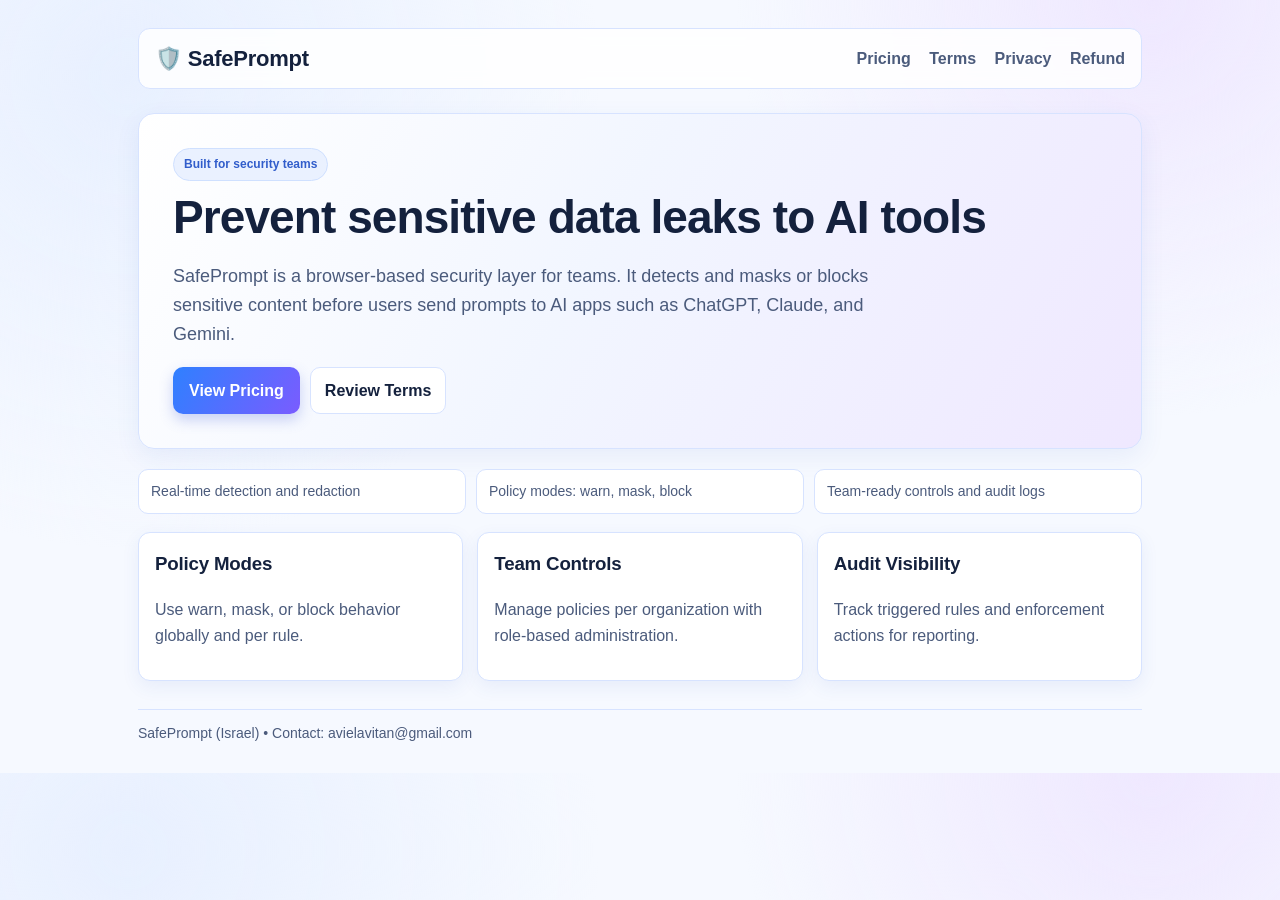
<file: index.html>
<!doctype html>
<html lang="en">
<head>
  <meta charset="UTF-8">
  <meta name="viewport" content="width=device-width, initial-scale=1.0">
  <title>🛡️ SafePrompt - AI Prompt DLP for Teams</title>
  <link rel="stylesheet" href="./styles.css">
</head>
<body>
  <div class="container">
    <header>
      <div class="brand">🛡️ SafePrompt</div>
      <nav>
        <a href="./pricing.html">Pricing</a>
        <a href="./terms.html">Terms</a>
        <a href="./privacy.html">Privacy</a>
        <a href="./refund.html">Refund</a>
      </nav>
    </header>

    <section class="hero">
      <span class="pill">Built for security teams</span>
      <h1>Prevent sensitive data leaks to AI tools</h1>
      <p>
        SafePrompt is a browser-based security layer for teams. It detects and masks or blocks sensitive content
        before users send prompts to AI apps such as ChatGPT, Claude, and Gemini.
      </p>
      <div class="hero-actions">
        <a class="cta" href="./pricing.html">View Pricing</a>
        <a class="cta-secondary" href="./terms.html">Review Terms</a>
      </div>
    </section>

    <section class="trust-bar">
      <div class="trust-item">Real-time detection and redaction</div>
      <div class="trust-item">Policy modes: warn, mask, block</div>
      <div class="trust-item">Team-ready controls and audit logs</div>
    </section>

    <section class="cards">
      <article class="card">
        <h3>Policy Modes</h3>
        <p>Use warn, mask, or block behavior globally and per rule.</p>
      </article>
      <article class="card">
        <h3>Team Controls</h3>
        <p>Manage policies per organization with role-based administration.</p>
      </article>
      <article class="card">
        <h3>Audit Visibility</h3>
        <p>Track triggered rules and enforcement actions for reporting.</p>
      </article>
    </section>

    <footer>
      SafePrompt (Israel) • Contact: avielavitan@gmail.com
    </footer>
  </div>
</body>
</html>
</file>
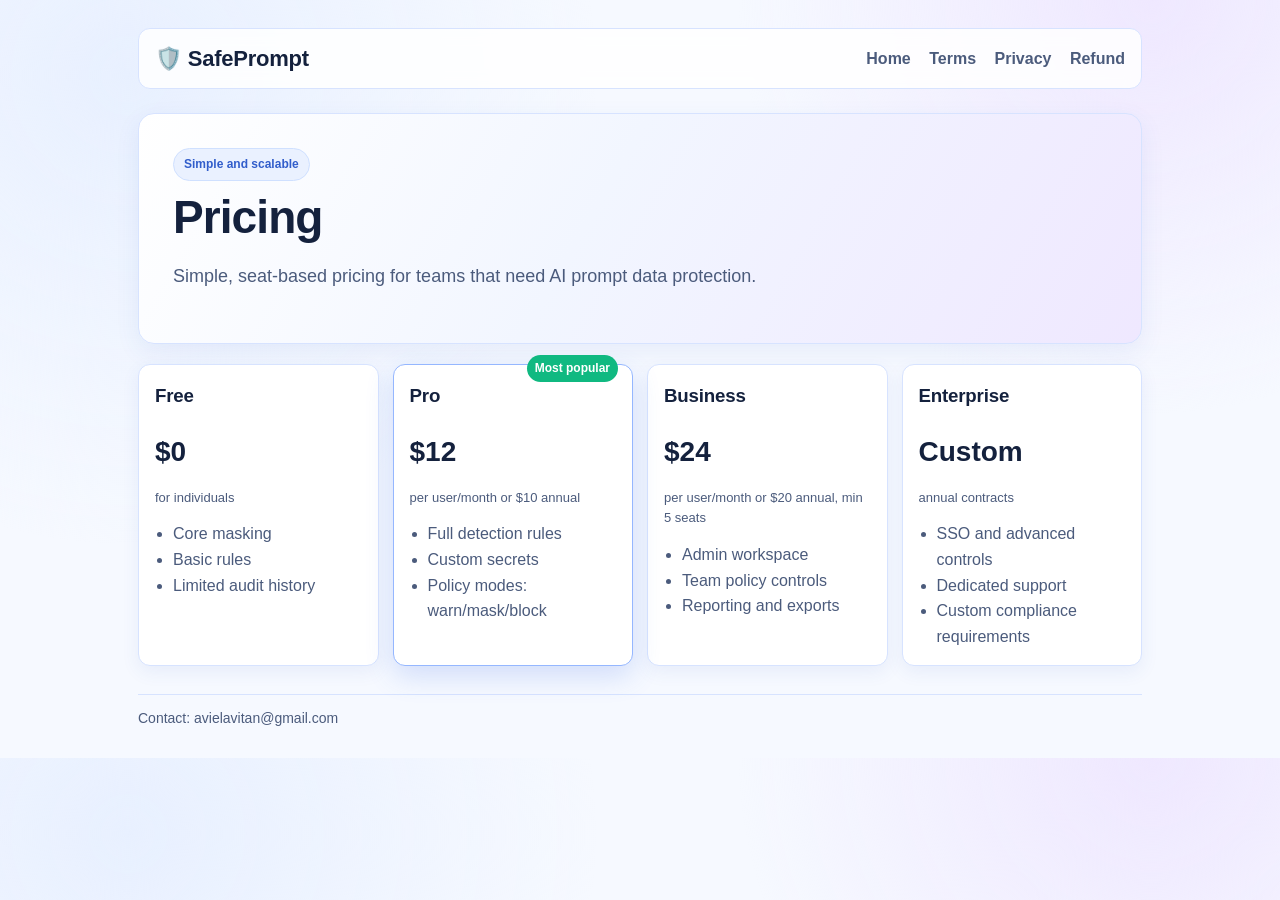
<file: pricing.html>
<!doctype html>
<html lang="en">
<head>
  <meta charset="UTF-8">
  <meta name="viewport" content="width=device-width, initial-scale=1.0">
  <title>🛡️ SafePrompt Pricing</title>
  <link rel="stylesheet" href="./styles.css">
</head>
<body>
  <div class="container">
    <header>
      <div class="brand">🛡️ SafePrompt</div>
      <nav>
        <a href="./index.html">Home</a>
        <a href="./terms.html">Terms</a>
        <a href="./privacy.html">Privacy</a>
        <a href="./refund.html">Refund</a>
      </nav>
    </header>

    <section class="hero">
      <span class="pill">Simple and scalable</span>
      <h1>Pricing</h1>
      <p>Simple, seat-based pricing for teams that need AI prompt data protection.</p>
    </section>

    <section class="cards">
      <article class="card">
        <h3>Free</h3>
        <div class="price">$0</div>
        <p class="price-note">for individuals</p>
        <ul>
          <li>Core masking</li>
          <li>Basic rules</li>
          <li>Limited audit history</li>
        </ul>
      </article>

      <article class="card featured">
        <span class="badge">Most popular</span>
        <h3>Pro</h3>
        <div class="price">$12</div>
        <p class="price-note">per user/month or $10 annual</p>
        <ul>
          <li>Full detection rules</li>
          <li>Custom secrets</li>
          <li>Policy modes: warn/mask/block</li>
        </ul>
      </article>

      <article class="card">
        <h3>Business</h3>
        <div class="price">$24</div>
        <p class="price-note">per user/month or $20 annual, min 5 seats</p>
        <ul>
          <li>Admin workspace</li>
          <li>Team policy controls</li>
          <li>Reporting and exports</li>
        </ul>
      </article>

      <article class="card">
        <h3>Enterprise</h3>
        <div class="price">Custom</div>
        <p class="price-note">annual contracts</p>
        <ul>
          <li>SSO and advanced controls</li>
          <li>Dedicated support</li>
          <li>Custom compliance requirements</li>
        </ul>
      </article>
    </section>

    <footer>
      Contact: avielavitan@gmail.com
    </footer>
  </div>
</body>
</html>
</file>
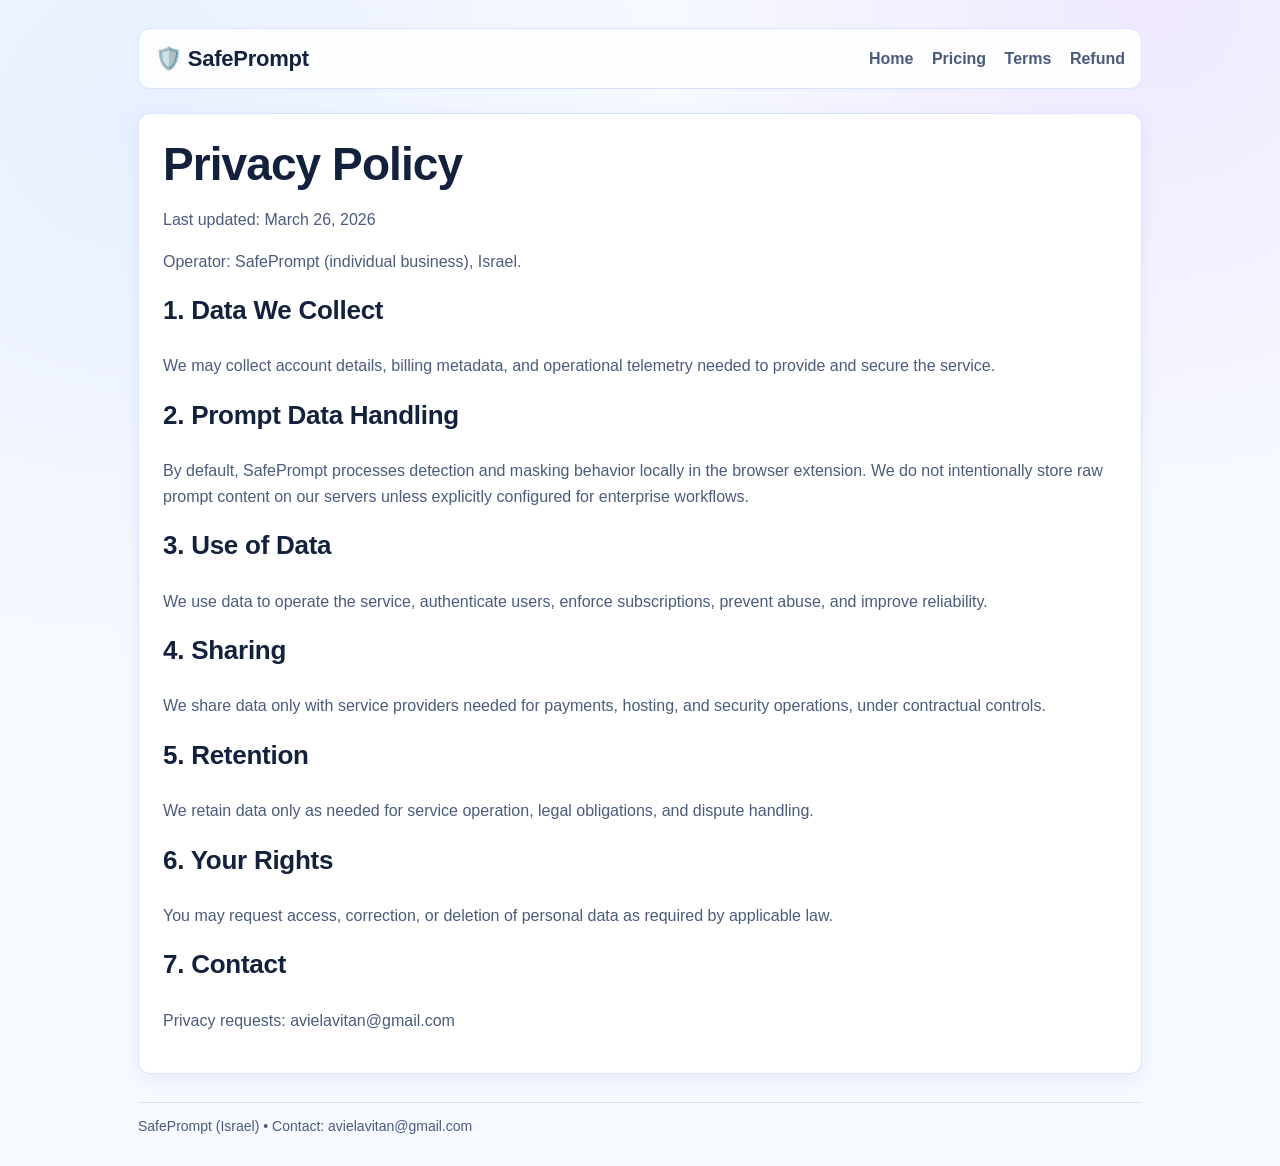
<file: privacy.html>
<!doctype html>
<html lang="en">
<head>
  <meta charset="UTF-8">
  <meta name="viewport" content="width=device-width, initial-scale=1.0">
  <title>🛡️ SafePrompt Privacy Policy</title>
  <link rel="stylesheet" href="./styles.css">
</head>
<body>
  <div class="container">
    <header>
      <div class="brand">🛡️ SafePrompt</div>
      <nav>
        <a href="./index.html">Home</a>
        <a href="./pricing.html">Pricing</a>
        <a href="./terms.html">Terms</a>
        <a href="./refund.html">Refund</a>
      </nav>
    </header>

    <section class="legal">
      <h1>Privacy Policy</h1>
      <p>Last updated: March 26, 2026</p>
      <p>Operator: SafePrompt (individual business), Israel.</p>

      <h2>1. Data We Collect</h2>
      <p>We may collect account details, billing metadata, and operational telemetry needed to provide and secure the service.</p>

      <h2>2. Prompt Data Handling</h2>
      <p>By default, SafePrompt processes detection and masking behavior locally in the browser extension. We do not intentionally store raw prompt content on our servers unless explicitly configured for enterprise workflows.</p>

      <h2>3. Use of Data</h2>
      <p>We use data to operate the service, authenticate users, enforce subscriptions, prevent abuse, and improve reliability.</p>

      <h2>4. Sharing</h2>
      <p>We share data only with service providers needed for payments, hosting, and security operations, under contractual controls.</p>

      <h2>5. Retention</h2>
      <p>We retain data only as needed for service operation, legal obligations, and dispute handling.</p>

      <h2>6. Your Rights</h2>
      <p>You may request access, correction, or deletion of personal data as required by applicable law.</p>

      <h2>7. Contact</h2>
      <p>Privacy requests: avielavitan@gmail.com</p>
    </section>

    <footer>
      SafePrompt (Israel) • Contact: avielavitan@gmail.com
    </footer>
  </div>
</body>
</html>
</file>
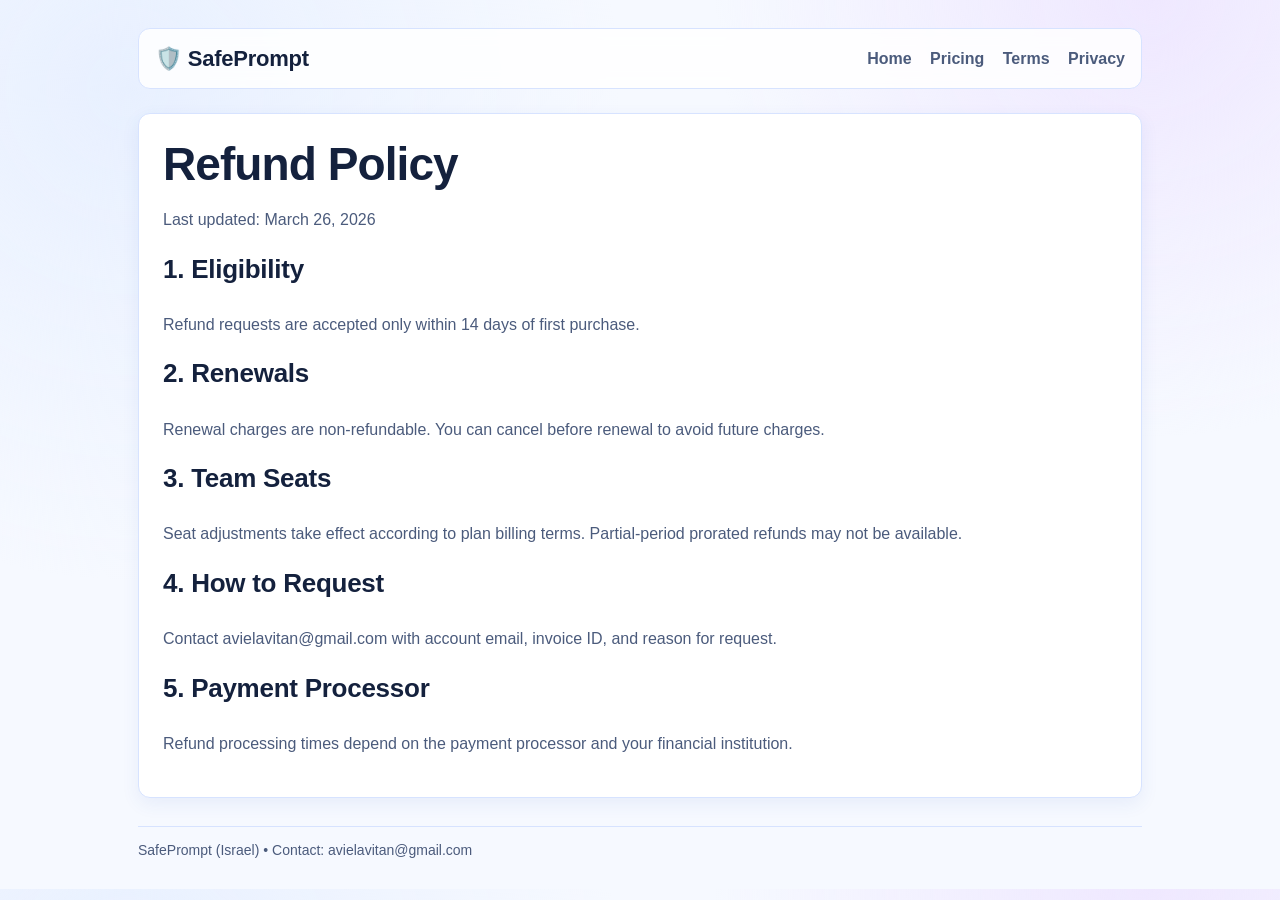
<file: refund.html>
<!doctype html>
<html lang="en">
<head>
  <meta charset="UTF-8">
  <meta name="viewport" content="width=device-width, initial-scale=1.0">
  <title>🛡️ SafePrompt Refund Policy</title>
  <link rel="stylesheet" href="./styles.css">
</head>
<body>
  <div class="container">
    <header>
      <div class="brand">🛡️ SafePrompt</div>
      <nav>
        <a href="./index.html">Home</a>
        <a href="./pricing.html">Pricing</a>
        <a href="./terms.html">Terms</a>
        <a href="./privacy.html">Privacy</a>
      </nav>
    </header>

    <section class="legal">
      <h1>Refund Policy</h1>
      <p>Last updated: March 26, 2026</p>

      <h2>1. Eligibility</h2>
      <p>Refund requests are accepted only within 14 days of first purchase.</p>

      <h2>2. Renewals</h2>
      <p>Renewal charges are non-refundable. You can cancel before renewal to avoid future charges.</p>

      <h2>3. Team Seats</h2>
      <p>Seat adjustments take effect according to plan billing terms. Partial-period prorated refunds may not be available.</p>

      <h2>4. How to Request</h2>
      <p>Contact avielavitan@gmail.com with account email, invoice ID, and reason for request.</p>

      <h2>5. Payment Processor</h2>
      <p>Refund processing times depend on the payment processor and your financial institution.</p>
    </section>

    <footer>
      SafePrompt (Israel) • Contact: avielavitan@gmail.com
    </footer>
  </div>
</body>
</html>
</file>
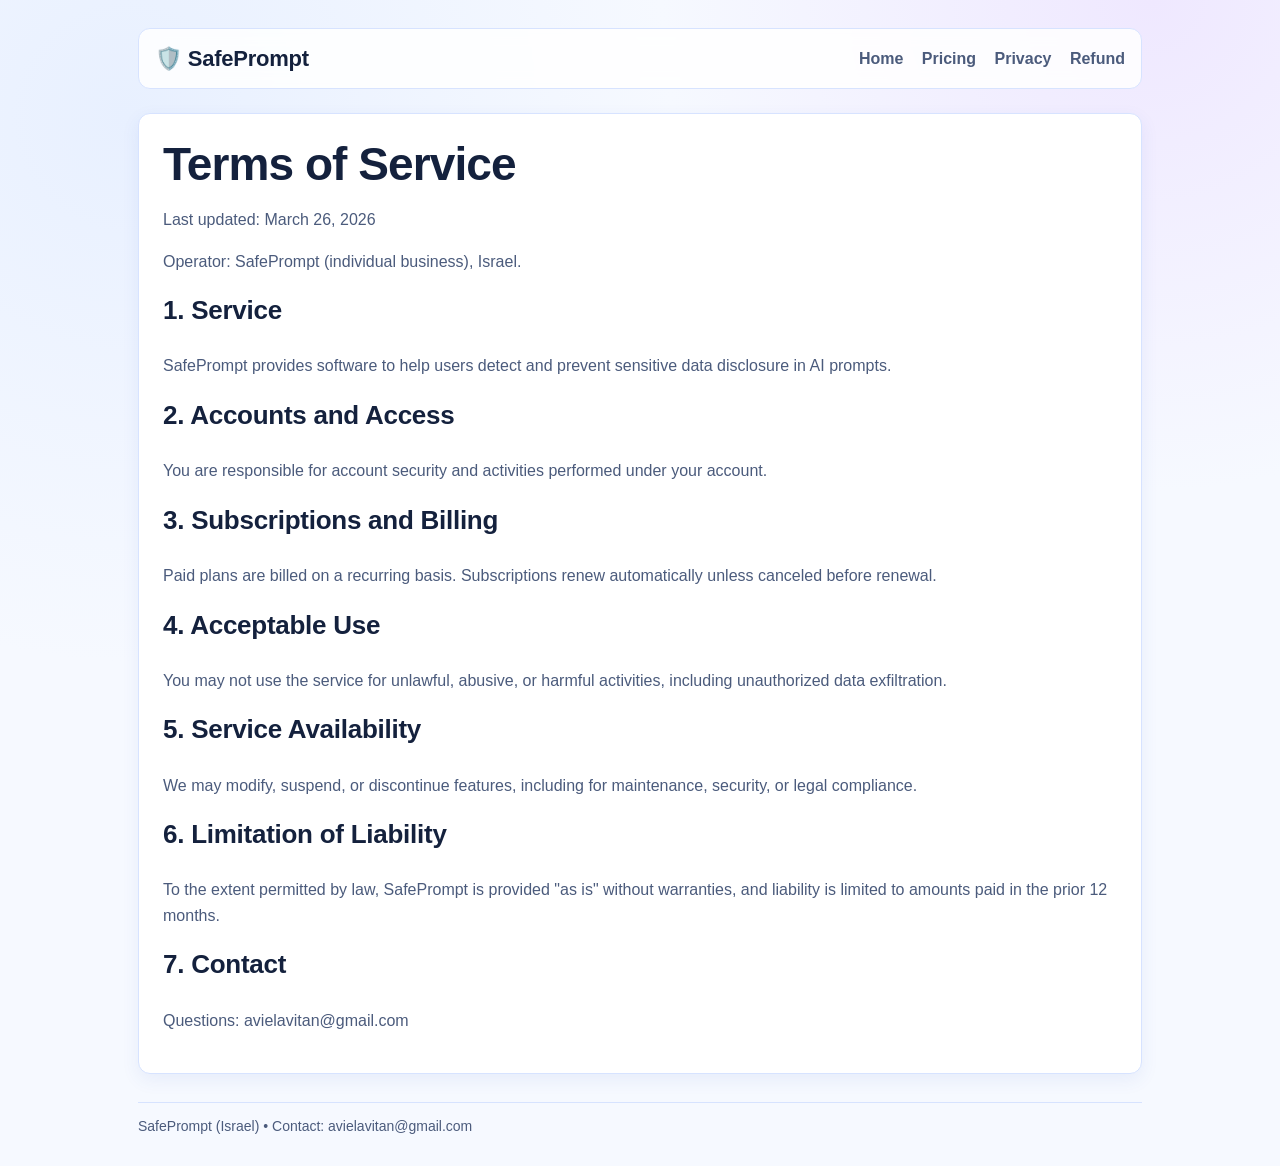
<file: terms.html>
<!doctype html>
<html lang="en">
<head>
  <meta charset="UTF-8">
  <meta name="viewport" content="width=device-width, initial-scale=1.0">
  <title>🛡️ SafePrompt Terms of Service</title>
  <link rel="stylesheet" href="./styles.css">
</head>
<body>
  <div class="container">
    <header>
      <div class="brand">🛡️ SafePrompt</div>
      <nav>
        <a href="./index.html">Home</a>
        <a href="./pricing.html">Pricing</a>
        <a href="./privacy.html">Privacy</a>
        <a href="./refund.html">Refund</a>
      </nav>
    </header>

    <section class="legal">
      <h1>Terms of Service</h1>
      <p>Last updated: March 26, 2026</p>
      <p>Operator: SafePrompt (individual business), Israel.</p>

      <h2>1. Service</h2>
      <p>SafePrompt provides software to help users detect and prevent sensitive data disclosure in AI prompts.</p>

      <h2>2. Accounts and Access</h2>
      <p>You are responsible for account security and activities performed under your account.</p>

      <h2>3. Subscriptions and Billing</h2>
      <p>Paid plans are billed on a recurring basis. Subscriptions renew automatically unless canceled before renewal.</p>

      <h2>4. Acceptable Use</h2>
      <p>You may not use the service for unlawful, abusive, or harmful activities, including unauthorized data exfiltration.</p>

      <h2>5. Service Availability</h2>
      <p>We may modify, suspend, or discontinue features, including for maintenance, security, or legal compliance.</p>

      <h2>6. Limitation of Liability</h2>
      <p>To the extent permitted by law, SafePrompt is provided "as is" without warranties, and liability is limited to amounts paid in the prior 12 months.</p>

      <h2>7. Contact</h2>
      <p>Questions: avielavitan@gmail.com</p>
    </section>

    <footer>
      SafePrompt (Israel) • Contact: avielavitan@gmail.com
    </footer>
  </div>
</body>
</html>
</file>
<file: styles.css>
:root {
  --bg: #f6f9ff;
  --card: #ffffff;
  --text: #14213d;
  --muted: #4b5b7c;
  --accent: #2f80ff;
  --accent-2: #7a5cff;
  --line: #d7e3ff;
  --success: #10b981;
}

* {
  box-sizing: border-box;
}

body {
  margin: 0;
  font-family: Inter, Segoe UI, Arial, sans-serif;
  background:
    radial-gradient(circle at 10% 10%, #e8f0ff 0%, transparent 35%),
    radial-gradient(circle at 90% 0%, #efe8ff 0%, transparent 30%),
    var(--bg);
  color: var(--text);
  line-height: 1.6;
}

.container {
  max-width: 1060px;
  margin: 0 auto;
  padding: 28px;
}

header {
  display: flex;
  justify-content: space-between;
  align-items: center;
  margin-bottom: 24px;
  background: rgba(255, 255, 255, 0.85);
  border: 1px solid var(--line);
  border-radius: 12px;
  padding: 12px 16px;
  backdrop-filter: blur(8px);
}

.brand {
  font-weight: 800;
  font-size: 22px;
  letter-spacing: -0.01em;
}

nav a {
  color: var(--muted);
  text-decoration: none;
  margin-left: 14px;
  font-weight: 600;
}

nav a:hover {
  color: var(--text);
}

.pill {
  display: inline-block;
  font-size: 12px;
  font-weight: 700;
  color: #315dcb;
  background: #eaf1ff;
  border: 1px solid #cfe0ff;
  border-radius: 999px;
  padding: 6px 10px;
  margin-bottom: 10px;
}

.hero {
  background: linear-gradient(120deg, #ffffff 0%, #f2f6ff 45%, #efe8ff 100%);
  border: 1px solid var(--line);
  border-radius: 16px;
  padding: 34px;
  margin-bottom: 20px;
  box-shadow: 0 8px 24px rgba(53, 94, 196, 0.08);
}

h1, h2, h3 {
  margin-top: 0;
}

h1 {
  font-size: clamp(32px, 4vw, 46px);
  line-height: 1.15;
  letter-spacing: -0.02em;
  margin-bottom: 12px;
}

h2 {
  font-size: 26px;
  letter-spacing: -0.01em;
}

h3 {
  letter-spacing: -0.01em;
}

p {
  color: var(--muted);
}

.hero p {
  max-width: 750px;
  font-size: 18px;
}

.cta {
  display: inline-block;
  color: #ffffff;
  background: linear-gradient(120deg, var(--accent) 0%, var(--accent-2) 100%);
  padding: 11px 16px;
  border-radius: 10px;
  text-decoration: none;
  font-weight: 600;
  box-shadow: 0 6px 14px rgba(74, 102, 215, 0.28);
}

.cta:hover {
  transform: translateY(-1px);
}

.hero-actions {
  display: flex;
  flex-wrap: wrap;
  gap: 10px;
  margin-top: 14px;
}

.cta-secondary {
  display: inline-block;
  color: var(--text);
  background: #fff;
  border: 1px solid var(--line);
  padding: 10px 14px;
  border-radius: 10px;
  text-decoration: none;
  font-weight: 600;
}

.trust-bar {
  display: grid;
  grid-template-columns: repeat(auto-fit, minmax(180px, 1fr));
  gap: 10px;
  margin-bottom: 18px;
}

.trust-item {
  background: #ffffff;
  border: 1px solid var(--line);
  border-radius: 10px;
  padding: 10px 12px;
  font-size: 14px;
  color: var(--muted);
}

.cards {
  display: grid;
  grid-template-columns: repeat(auto-fit, minmax(220px, 1fr));
  gap: 14px;
}

.card {
  background: var(--card);
  border: 1px solid var(--line);
  border-radius: 12px;
  padding: 16px;
  box-shadow: 0 6px 18px rgba(53, 94, 196, 0.08);
}

.price {
  font-size: 28px;
  font-weight: 800;
  color: var(--text);
  margin: 2px 0 8px;
}

.price-note {
  font-size: 13px;
  color: var(--muted);
}

.card.featured {
  border-color: #95b7ff;
  box-shadow: 0 10px 28px rgba(60, 112, 232, 0.2);
  position: relative;
}

.badge {
  position: absolute;
  top: -10px;
  right: 14px;
  background: var(--success);
  color: #fff;
  font-size: 12px;
  font-weight: 700;
  border-radius: 999px;
  padding: 4px 8px;
}

ul {
  margin: 0;
  padding-left: 18px;
}

li {
  color: var(--muted);
}

footer {
  margin-top: 28px;
  border-top: 1px solid var(--line);
  padding-top: 12px;
  color: var(--muted);
  font-size: 14px;
}

.legal {
  background: var(--card);
  border: 1px solid var(--line);
  border-radius: 12px;
  padding: 24px;
  box-shadow: 0 6px 18px rgba(53, 94, 196, 0.08);
}
</file>
